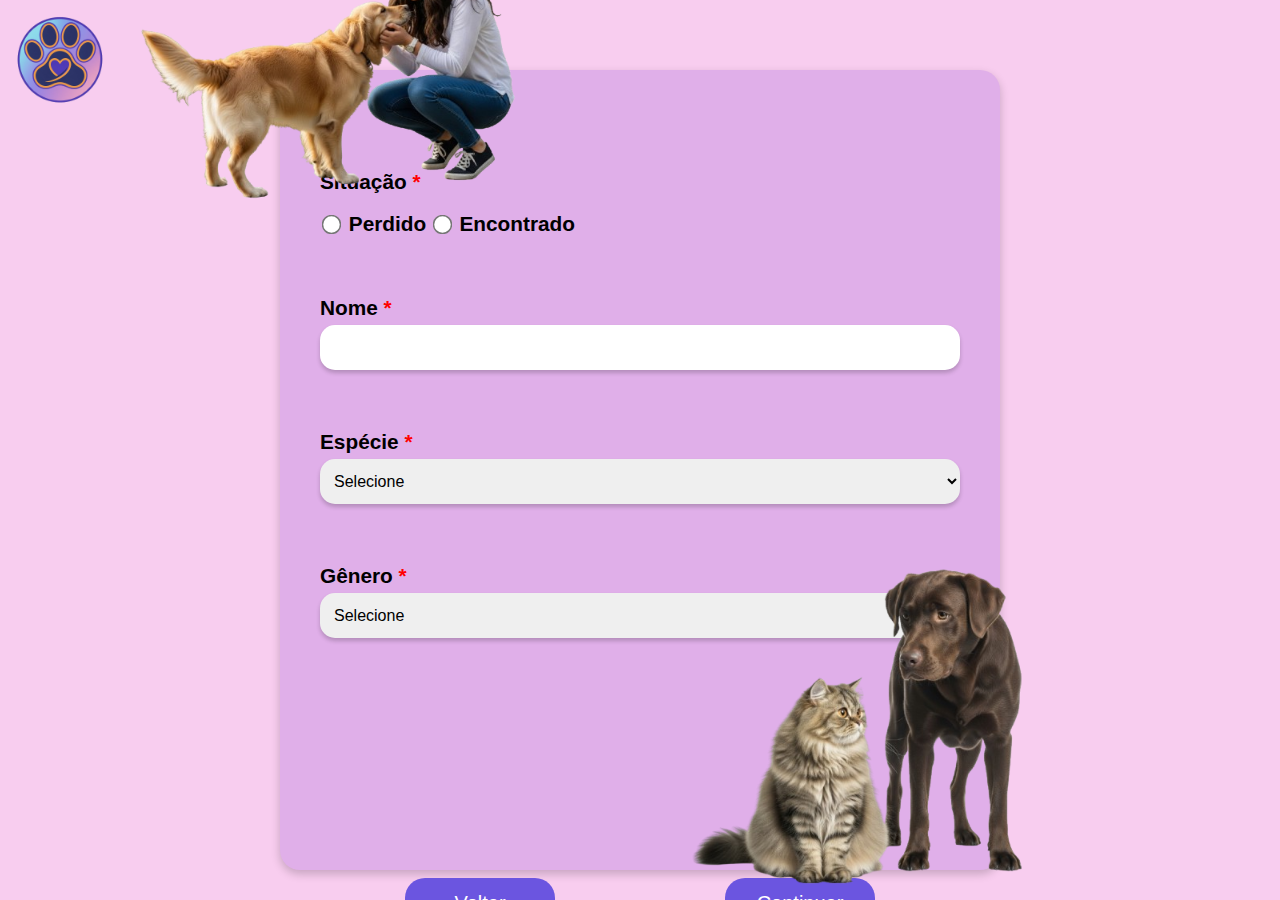
<file: cadastro.html>
<!DOCTYPE html>
<html lang="pt-BR">
<head>
  <meta charset="UTF-8">
  <meta name="viewport" content="width=device-width, initial-scale=1.0">
  <title>Cadastro de Animal</title>
  <link rel="stylesheet" href="cadastro.css">
</head>
<body>
  <div class="container">
    <img src="Images/Logo.png" alt="Logo" class="logo">
    <img src="Images/Cachorro.png" alt="Mulher com cachorro" class="img-left">
    <img src="Images/Cachorro e gato.png" alt="Gato e cachorro" class="img-right">

    <div class="form-box">
      <div class="form-group">
        <label>Situação <span style="color: red;">*</span></label><br><br>
        <label><input type="radio" name="situacao" value="perdido"> Perdido</label>
        <label><input type="radio" name="situacao" value="encontrado"> Encontrado</label>
      </div>

      <div class="form-group">
        <label for="nome">Nome <span style="color: red;">*</span></label><br>
        <input type="text" id="nome" name="nome">
      </div>

      <div class="form-group">
        <label for="especie">Espécie <span style="color: red;">*</span></label><br>
        <select id="especie" name="especie">
          <option value="">Selecione</option>
          <option value="cachorro">Cachorro</option>
          <option value="gato">Gato</option>
          <option value="passaro">Pássaro</option>
        </select>
      </div>

      <div class="form-group">
        <label for="genero">Gênero <span style="color: red;">*</span></label><br>
        <select id="genero" name="genero">
          <option value="">Selecione</option>
          <option value="macho">Macho</option>
          <option value="femea">Fêmea</option>
        </select>
      </div>

      <div class="buttons">
        <button class="btn voltar">Voltar</button>
        <button class="btn continuar">Continuar</button>
      </div>
    </div>
  </div>

  <script>
    // Validação e salvamento
    document.querySelector('.continuar').addEventListener('click', () => {
      const situacao = document.querySelector('input[name="situacao"]:checked')?.value;
      const nome = document.getElementById('nome').value.trim();
      const especie = document.getElementById('especie').value;
      const genero = document.getElementById('genero').value;

      if (!situacao || !nome || !especie || !genero) {
        alert("Por favor, preencha todos os campos obrigatórios antes de continuar.");
        return;
      }

      localStorage.setItem('situacao', situacao);
      localStorage.setItem('nome', nome);
      localStorage.setItem('especie', especie);
      localStorage.setItem('genero', genero);

      window.location.href = 'cadastro_2.html';
    });

    // Preencher campos ao voltar
    window.addEventListener('DOMContentLoaded', () => {
      const situacao = localStorage.getItem('situacao');
      if (situacao) {
        document.querySelector(`input[name="situacao"][value="${situacao}"]`).checked = true;
      }
      document.getElementById('nome').value = localStorage.getItem('nome') || '';
      document.getElementById('especie').value = localStorage.getItem('especie') || '';
      document.getElementById('genero').value = localStorage.getItem('genero') || '';
    });

    // Corrigido: botão voltar redireciona para index.html ou página inicial desejada
    document.querySelector('.voltar').addEventListener('click', () => {
      window.location.href = 'index.html'; // Altere o nome do arquivo se for outra página inicial
    });
  </script>
</body>
</html>
</file>
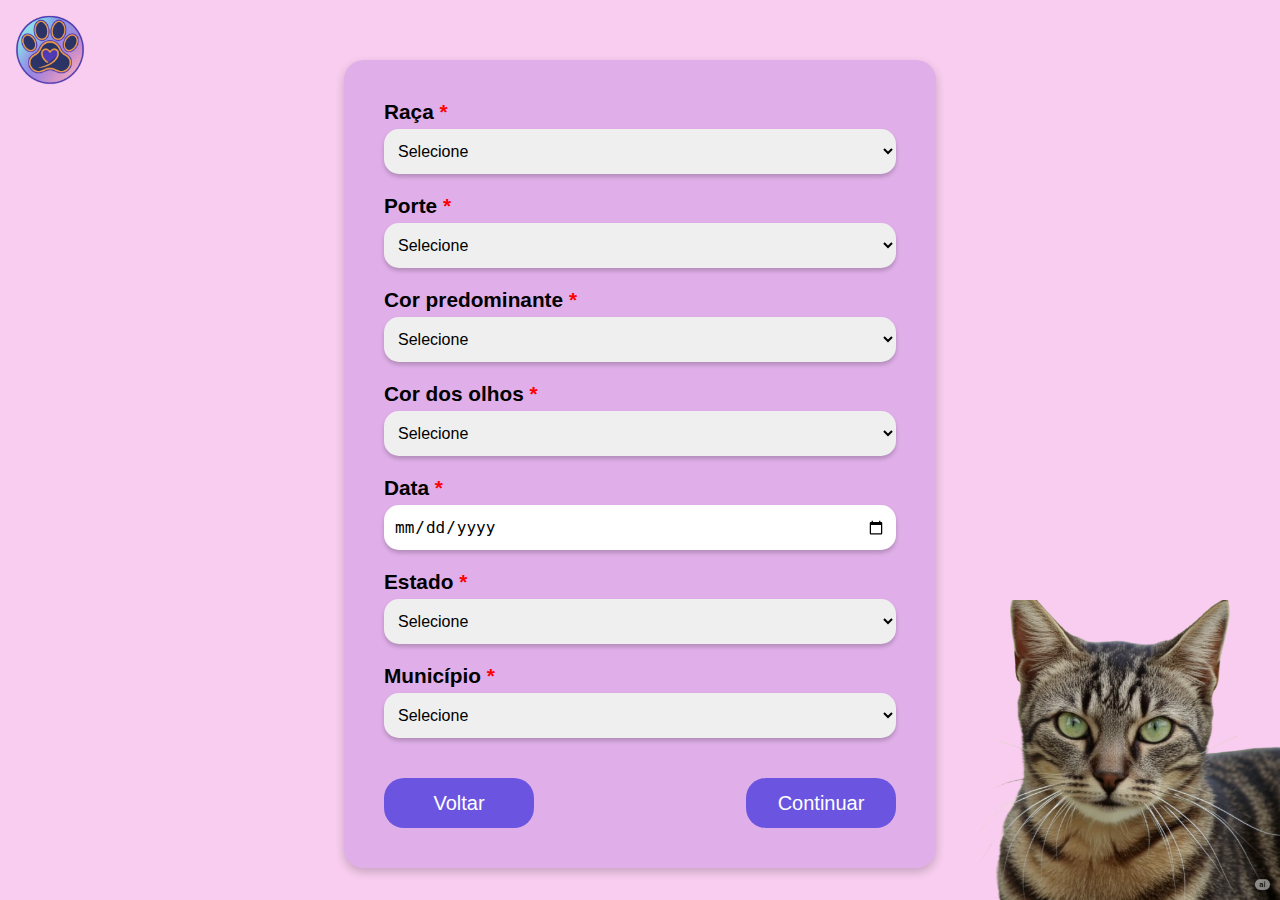
<file: cadastro_2.html>
<!DOCTYPE html>
<html lang="pt-BR">
<head>
  <meta charset="UTF-8" />
  <meta name="viewport" content="width=device-width, initial-scale=1.0"/>
  <title>Cadastro de Animal</title>
  <link rel="stylesheet" href="cadastro_2.css"/>
</head>
<body>
  <div class="container">
    <img src="Images/Logo.png" alt="Logo" class="logo"/>
    <img src="Images/Gato.png" alt="Gato" class="img-right"/>

    <div class="form-box">
      <div class="form-group">
        <label for="raca">Raça <span style="color: red;">*</span></label>
        <select id="raca" name="raca">
          <option value="">Selecione</option>
        </select>
      </div>

      <div class="form-group">
        <label for="porte">Porte <span style="color: red;">*</span></label>
        <select id="porte" name="porte">
          <option value="">Selecione</option>
          <option value="pequeno">Pequeno</option>
          <option value="medio">Médio</option>
          <option value="grande">Grande</option>
        </select>
      </div>

      <div class="form-group">
        <label for="cor">Cor predominante <span style="color: red;">*</span></label>
        <select id="cor" name="cor">
          <option value="">Selecione</option>
          <option value="preto">Preto</option>
          <option value="branco">Branco</option>
          <option value="caramelo">Caramelo</option>
          <option value="cinza">Cinza</option>
          <option value="amarelo">Amarelo</option>
          <option value="marrom">Marrom</option>
          <option value="laranja">Laranja</option>
          <option value="bege">Bege</option>
          <option value="rajado">Rajado</option>
          <option value="bicolor">Bicolor</option>
          <option value="tricolor">Tricolor</option>
          <option value="indefinido">Indefinido</option>
        </select>
      </div>

      <div class="form-group">
        <label for="olhos">Cor dos olhos <span style="color: red;">*</span></label>
        <select id="olhos" name="olhos">
          <option value="">Selecione</option>
          <option value="verde">Verde</option>
          <option value="azul">Azul</option>
          <option value="castanho">Castanho</option>
          <option value="mel">Mel</option>
          <option value="cinza">Cinza</option>
          <option value="ambar">Âmbar</option>
          <option value="heterocromia">Heterocromia</option>
          <option value="indefinido">Indefinido</option>
        </select>
      </div>

      <div class="form-group">
        <label for="data">Data <span style="color: red;">*</span></label>
        <input type="date" id="data" name="data" />
      </div>

      <div class="form-group">
        <label for="estado">Estado <span style="color: red;">*</span></label>
        <select id="estado" name="estado">
          <option value="">Selecione</option>
        </select>
      </div>

      <div class="form-group">
        <label for="municipio">Município <span style="color: red;">*</span></label>
        <select id="municipio" name="municipio">
          <option value="">Selecione</option>
        </select>
      </div>

      <div class="buttons">
        <button class="btn voltar">Voltar</button>
        <button class="btn continuar">Continuar</button>
      </div>
    </div>
  </div>

  <script>
    const estadoSelect = document.getElementById("estado");
    const municipioSelect = document.getElementById("municipio");

    // Função que carrega os municípios do estado selecionado
    function carregarMunicipios(estadoId) {
      municipioSelect.innerHTML = '<option value="">Selecione</option>';
      fetch(`https://servicodados.ibge.gov.br/api/v1/localidades/estados/${estadoId}/municipios`)
        .then(res => res.json())
        .then(municipios => {
          municipios.forEach(municipio => {
            const option = document.createElement("option");
            option.value = municipio.nome;
            option.textContent = municipio.nome;
            municipioSelect.appendChild(option);
          });

          const municipioSalvo = localStorage.getItem('municipio');
          if (municipioSalvo) {
            municipioSelect.value = municipioSalvo;
          }
        });
    }

    // Carrega estados
    fetch("https://servicodados.ibge.gov.br/api/v1/localidades/estados?orderBy=nome")
      .then(res => res.json())
      .then(estados => {
        estados.forEach(estado => {
          const option = document.createElement("option");
          option.value = estado.id;
          option.textContent = estado.nome;
          estadoSelect.appendChild(option);
        });

        const estadoSalvo = localStorage.getItem('estado');
        if (estadoSalvo) {
          estadoSelect.value = estadoSalvo;
          carregarMunicipios(estadoSalvo);
        }
      });

    // Quando o estado muda, carrega municípios
    estadoSelect.addEventListener('change', () => {
      const estadoId = estadoSelect.value;
      if (estadoId) {
        localStorage.setItem('estado', estadoId);
        carregarMunicipios(estadoId);
      }
    });

    // Popular raça
    const especie = localStorage.getItem('especie');
    const racaSelect = document.getElementById('raca');
    const racasPorEspecie = {
      cachorro: ['Vira-lata', 'Poodle', 'Labrador', 'Bulldog', 'Golden Retriever', 'Shih Tzu', 'Chihuahua', 'Pastor Alemão', 'Beagle', 'Dálmata', 'Desconhecida'],
      gato: ['Siamês', 'Persa', 'Angorá', 'Vira-lata', 'Maine Coon', 'Sphynx', 'Bengal', 'Ragdoll', 'British Shorthair', 'Abissínio', 'Desconhecida'],
      passaro: ['Canário', 'Papagaio', 'Periquito', 'Calopsita', 'Arara', 'Curió', 'Coleiro', 'Trinca-ferro', 'Jandaia', 'Tucano', 'Desconhecida']
    };

    if (especie && racasPorEspecie[especie]) {
      racasPorEspecie[especie].forEach(raca => {
        const option = document.createElement('option');
        option.value = raca.toLowerCase();
        option.textContent = raca;
        racaSelect.appendChild(option);
      });

      const racaSalva = localStorage.getItem('raca');
      if (racaSalva) racaSelect.value = racaSalva;
    }

    // Repor valores ao voltar
    ['porte', 'cor', 'olhos', 'data'].forEach(id => {
      document.getElementById(id).value = localStorage.getItem(id) || '';
    });

    document.querySelector('.voltar').addEventListener('click', () => {
      window.location.href = 'cadastro.html';
    });

    document.querySelector('.continuar').addEventListener('click', () => {
      const campos = ['raca', 'porte', 'cor', 'olhos', 'data', 'estado', 'municipio'];
      const algumVazio = campos.some(id => !document.getElementById(id).value);

      if (algumVazio) {
        alert("Todos os campos são obrigatórios. Por favor, preencha todos antes de continuar.");
        return;
      }

      campos.forEach(id => {
        localStorage.setItem(id, document.getElementById(id).value);
      });

      window.location.href = 'cadastro_3.html';
    });
  </script>
</body>
</html>
</file>
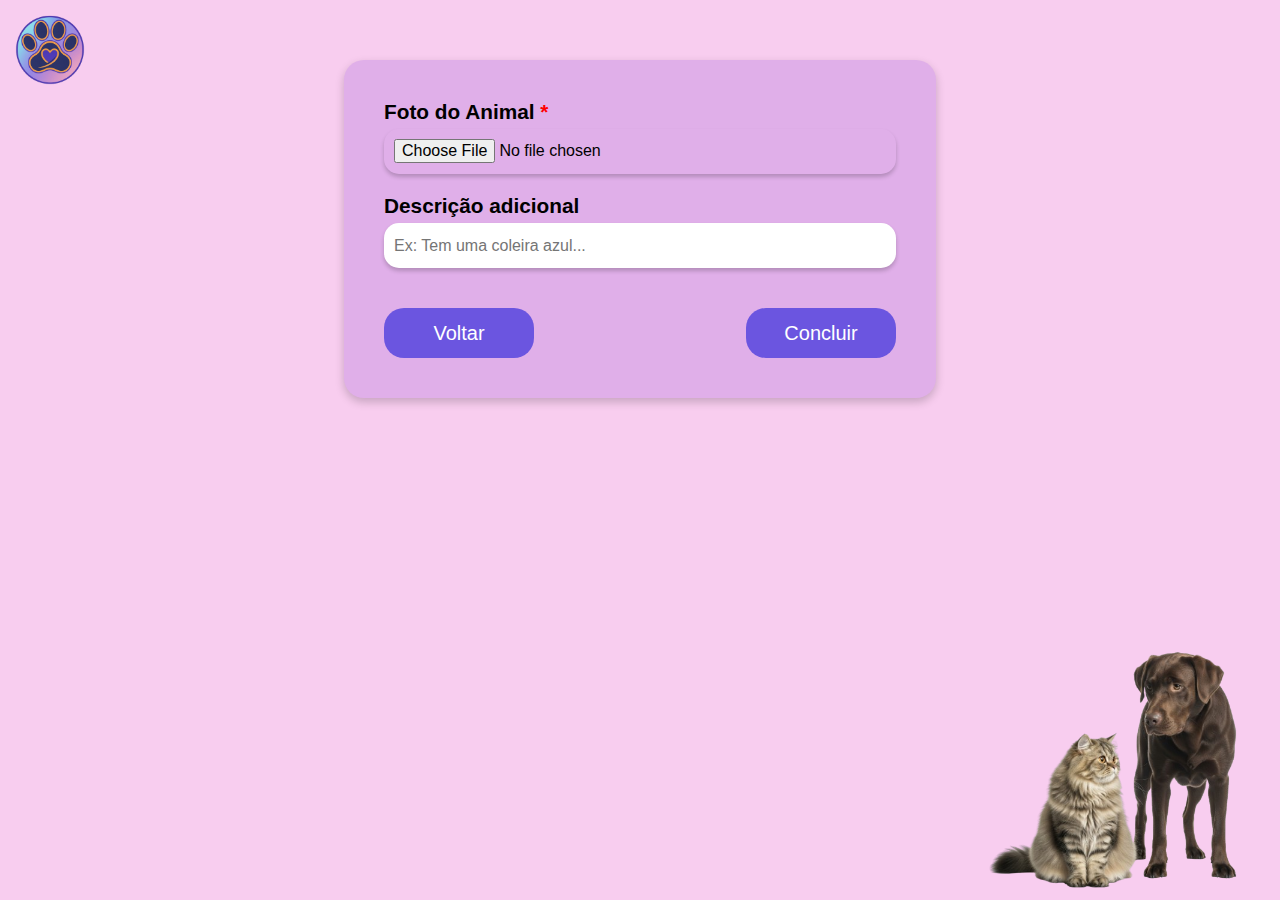
<file: cadastro_3.html>
<!DOCTYPE html>
<html lang="pt-BR">
<head>
  <meta charset="UTF-8" />
  <meta name="viewport" content="width=device-width, initial-scale=1.0"/>
  <title>Cadastro de Animal - Imagem</title>
  <link rel="stylesheet" href="cadastro_3.css" />
</head>
<body>
  <div class="container">
    <img src="Images/Logo.png" alt="Logo" class="logo" />
    <img src="Images/Cachorro e gato.png" alt="Cachorro e gato" class="img-right" />

    <div class="form-box">
      <div class="form-group">
        <label for="imagem">Foto do Animal <span style="color: red;">*</span></label>
        <input type="file" id="imagem" name="imagem" accept="image/*" />
      </div>

      <div class="form-group">
        <label for="descricao">Descrição adicional</label>
        <input type="text" id="descricao" name="descricao" placeholder="Ex: Tem uma coleira azul...">
      </div>

      <div class="buttons">
        <button class="btn voltar">Voltar</button>
        <button class="btn concluir">Concluir</button>
      </div>
    </div>
  </div>

  <script>
    document.querySelector('.voltar').addEventListener('click', () => {
      window.location.href = 'cadastro_2.html';
    });

    document.querySelector('.concluir').addEventListener('click', () => {
      const imagem = document.getElementById('imagem').files[0];

      if (!imagem) {
        alert("Por favor, selecione uma imagem antes de concluir.");
        return;
      }

      const reader = new FileReader();
      reader.onload = function () {
        localStorage.setItem('imagemAnimal', reader.result);
        localStorage.setItem('descricaoAnimal', document.getElementById('descricao').value.trim());
        // Finaliza sem alert
      };
      reader.readAsDataURL(imagem);
    });

    window.addEventListener('DOMContentLoaded', () => {
      document.getElementById('descricao').value = localStorage.getItem('descricaoAnimal') || '';
    });
  </script>
</body>
</html>
</file>
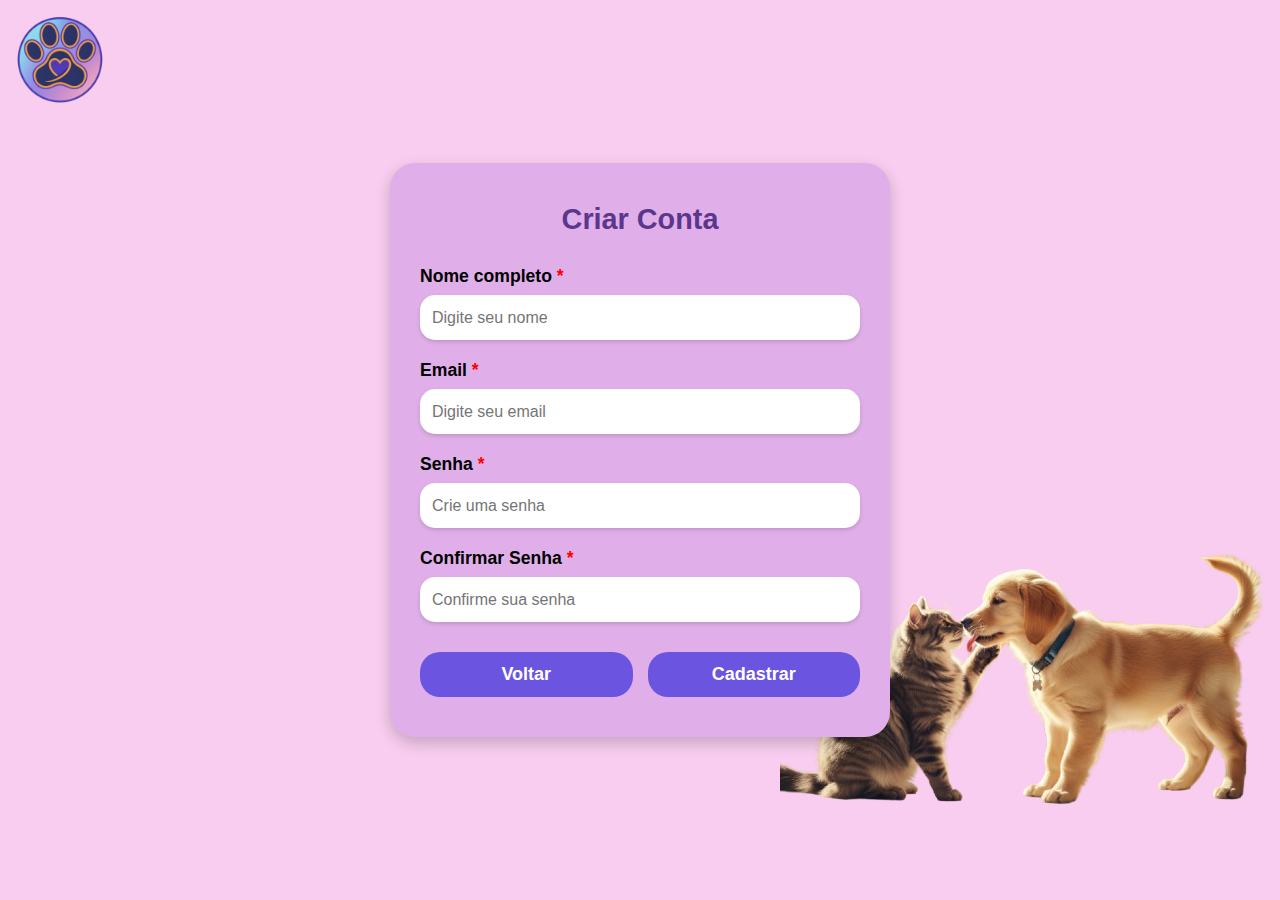
<file: cadastro_pet.html>
<!DOCTYPE html>
<html lang="pt-BR">
<head>
  <meta charset="UTF-8" />
  <meta name="viewport" content="width=device-width, initial-scale=1.0"/>
  <title>Cadastro de Usuário</title>
  <link rel="stylesheet" href="cadastro_pet.css" />
</head>
<body>
  <div class="container">
    <img src="Images/Logo.png" alt="Logo" class="logo" />
    <img src="Images/Cachorro e gato2.png" alt="Decoração" class="img-top-right" />

    <div class="form-box">
      <h2 class="form-title">Criar Conta</h2>

      <div class="form-group">
        <label for="nome">Nome completo <span class="required">*</span></label>
        <input type="text" id="nome" name="nome" placeholder="Digite seu nome">
      </div>

      <div class="form-group">
        <label for="email">Email <span class="required">*</span></label>
        <input type="email" id="email" name="email" placeholder="Digite seu email">
      </div>

      <div class="form-group">
        <label for="senha">Senha <span class="required">*</span></label>
        <input type="password" id="senha" name="senha" placeholder="Crie uma senha">
      </div>

      <div class="form-group">
        <label for="confirmar">Confirmar Senha <span class="required">*</span></label>
        <input type="password" id="confirmar" name="confirmar" placeholder="Confirme sua senha">
      </div>

      <div class="buttons">
        <button class="btn voltar" onclick="window.location.href='index.html'">Voltar</button>
        <button class="btn cadastrar">Cadastrar</button>
      </div>
    </div>
  </div>

  <script>
    document.querySelector('.cadastrar').addEventListener('click', () => {
      const nome = document.getElementById('nome').value.trim();
      const email = document.getElementById('email').value.trim();
      const senha = document.getElementById('senha').value;
      const confirmar = document.getElementById('confirmar').value;

      if (!nome || !email || !senha || !confirmar) {
        alert('Preencha todos os campos obrigatórios.');
        return;
      }

      if (senha !== confirmar) {
        alert('As senhas não coincidem.');
        return;
      }

      // Aqui você pode enviar os dados para o backend ou salvar no localStorage
      alert('Cadastro realizado com sucesso!');
      window.location.href = 'login.html';
    });
  </script>
</body>
</html>
</file>
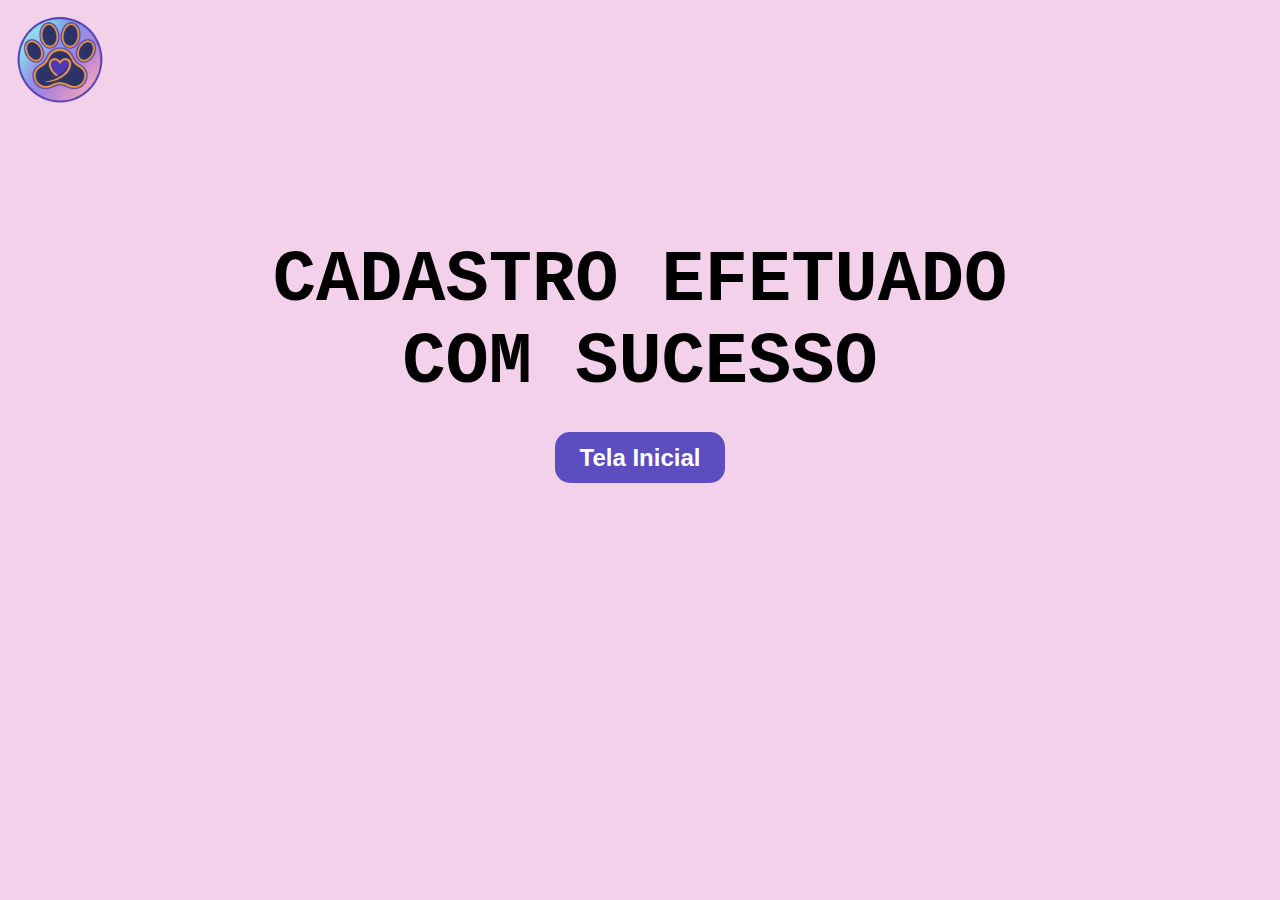
<file: templates/cadastro_concluido.html>
<!DOCTYPE html>
<html lang="pt-BR">
<head>
    <meta charset="UTF-8">
    <meta name="viewport" content="width=device-width, initial-scale=1.0">
    <title>Cadastro Sucesso</title>
    <link rel="stylesheet" href="/static/css/cadastro_concluido.css">
</head>
<body>
    <div class="container">
        <img src="/static/img//Logo.png" alt="Logo" class="logo" />
        <h1>CADASTRO EFETUADO<br>COM SUCESSO</h1>
        <a href="index.html" class="botao">Tela Inicial</a>
    </div>
</body>
</html>
</file>
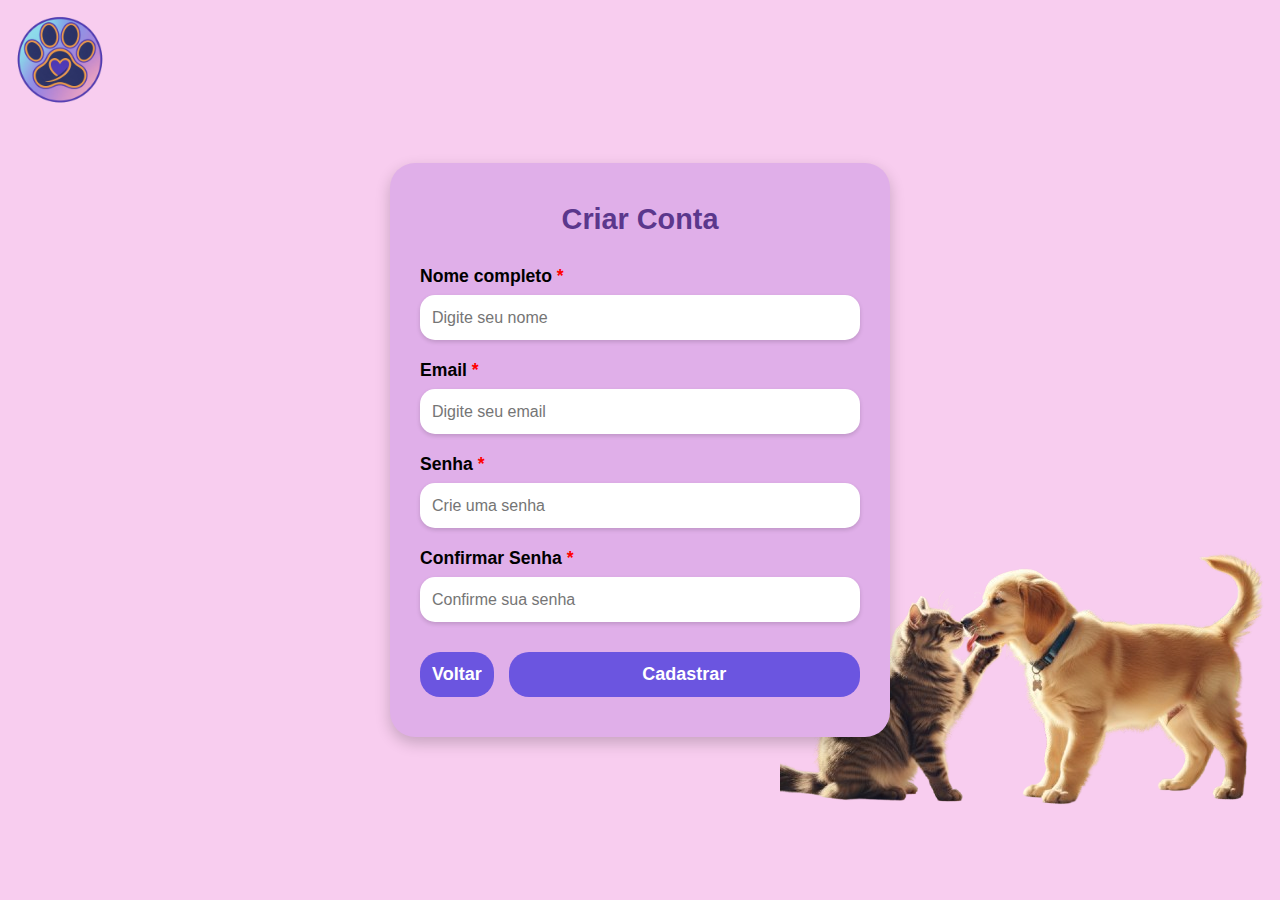
<file: templates/cadastro_usuario.html>
<!DOCTYPE html>
<html lang="pt-BR">
  <head>
    <meta charset="UTF-8" />
    <meta name="viewport" content="width=device-width, initial-scale=1.0" />
    <title>Cadastro de Usuário</title>
    <link rel="stylesheet" href="/static/css/cadastro_usuario.css" />
  </head>
  <body>
    <div class="container">
      <img src="/static/img/Logo.png" alt="Logo" class="logo" />
      <img
        src="/static/img/Cachorro e gato2.png"
        alt="Decoração"
        class="img-top-right"
      />

      <div class="form-box">
        <h2 class="form-title">Criar Conta</h2>

        <div class="form-group">
          <label for="nome"
            >Nome completo <span class="required">*</span></label
          >
          <input
            type="text"
            id="nome"
            name="nome"
            placeholder="Digite seu nome"
          />
        </div>

        <div class="form-group">
          <label for="email">Email <span class="required">*</span></label>
          <input
            type="email"
            id="email"
            name="email"
            placeholder="Digite seu email"
          />
        </div>

        <div class="form-group">
          <label for="senha">Senha <span class="required">*</span></label>
          <input
            type="password"
            id="senha"
            name="senha"
            placeholder="Crie uma senha"
          />
        </div>

        <div class="form-group">
          <label for="confirmar"
            >Confirmar Senha <span class="required">*</span></label
          >
          <input
            type="password"
            id="confirmar"
            name="confirmar"
            placeholder="Confirme sua senha"
          />
        </div>

        <div class="buttons">
          <a href="/"><button class="btn voltar">Voltar</button></a>
          <button class="btn cadastrar">Cadastrar</button>
        </div>
      </div>
    </div>

    <script>
      document.querySelector(".cadastrar").addEventListener("click", () => {
        const nome = document.getElementById("nome").value.trim();
        const email = document.getElementById("email").value.trim();
        const senha = document.getElementById("senha").value;
        const confirmar = document.getElementById("confirmar").value;

        if (!nome || !email || !senha || !confirmar) {
          alert("Preencha todos os campos obrigatórios.");
          return;
        }

        if (senha !== confirmar) {
          alert("As senhas não coincidem.");
          return;
        }

        const dados = {
          nome: nome,
          email: email,
          senha: senha,
          confirmar: confirmar
        };
      fetch('/cadastrar', {
          method: 'POST',
          headers: { 'Content-Type': 'application/json' },
          body: JSON.stringify(dados)
        })
        .then(res => res.json())
        .then(data => {
          alert(data.mensagem); // ou exibir no HTML
        })
        .catch(err => {
          alert("Erro na requisição");
        });
      });
    </script>
  </body>
</html>
</file>
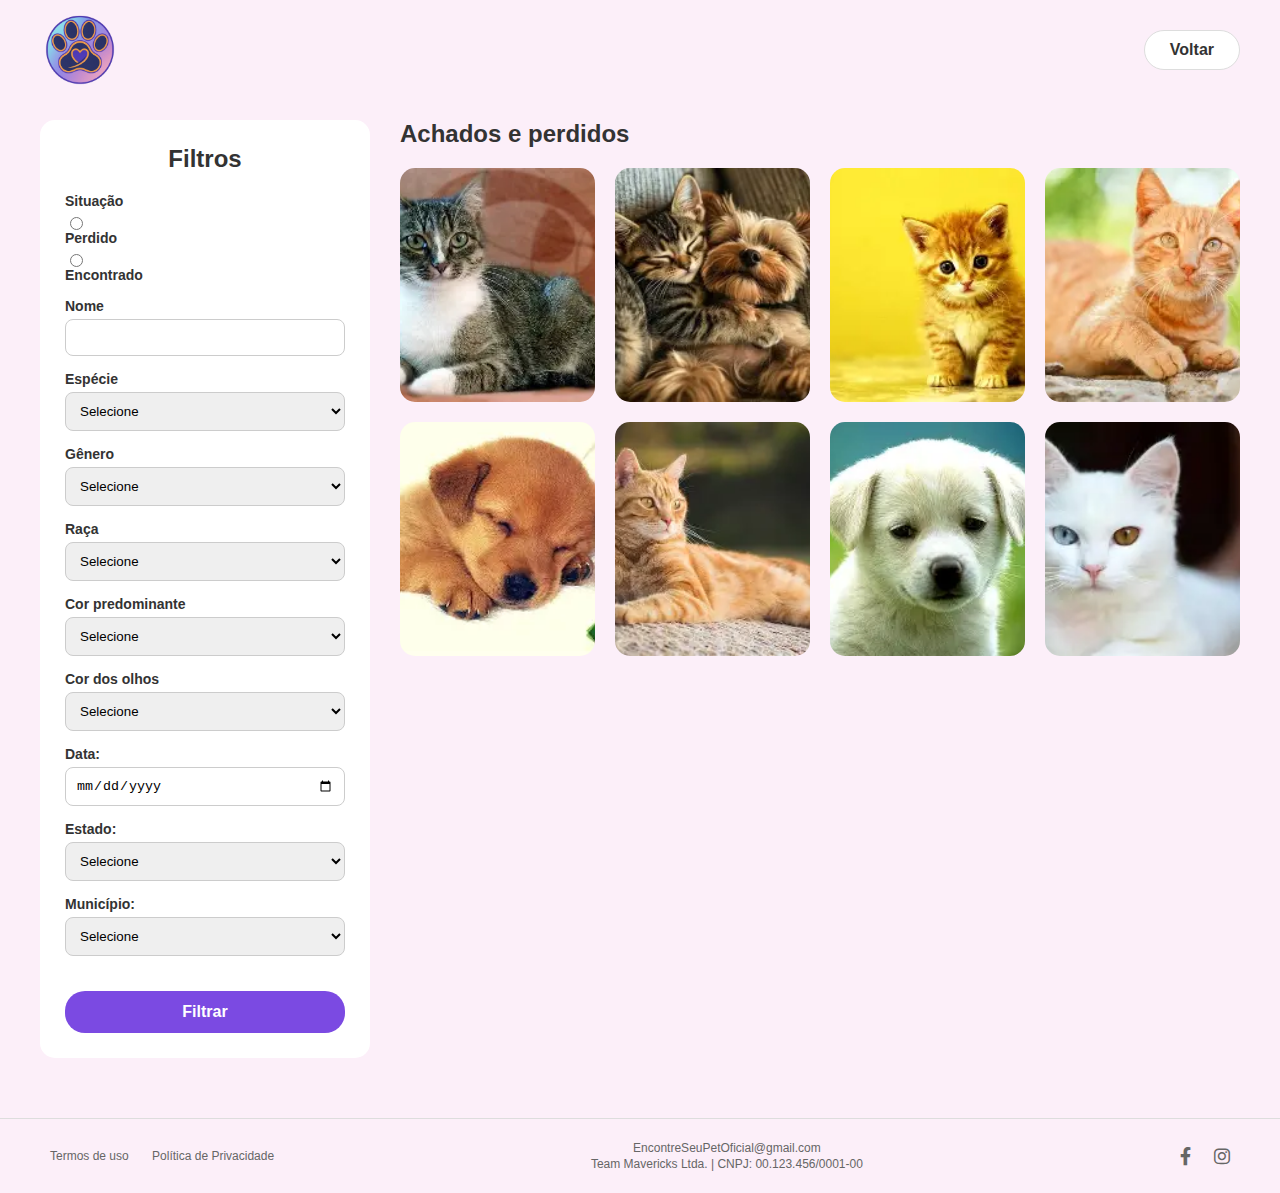
<file: templates/pesquisa.html>
<html lang="pt-BR">
  <head>
    <meta charset="UTF-8" />
    <meta name="viewport" content="width=device-width, initial-scale=1.0" />
    <title>Achados e Perdidos</title>
    <link rel="stylesheet" href="/static/css/pesquisa.css" />
    <link
      rel="stylesheet"
      href="https://cdnjs.cloudflare.com/ajax/libs/font-awesome/6.0.0-beta3/css/all.min.css"
    />
  </head>
  <body>
    <header class="main-header">
      <img src="/static/img//Logo.png" alt="Logo" class="logo" />
      <a href="/"><button class="btn-voltar">Voltar</button></a>
    </header>

    <main class="content-area">
      <aside class="filter-panel">
        <h2>Filtros</h2>
        <div class="filter-group">
          <label>Situação</label>
          <div>
            <input type="radio" id="perdido" name="situacao" value="perdido" />
            <label for="perdido">Perdido</label>
            <input
              type="radio"
              id="encontrado"
              name="situacao"
              value="encontrado"
            />
            <label for="encontrado">Encontrado</label>
          </div>
        </div>
        <div class="filter-group">
          <label for="nome">Nome</label>
          <input type="text" id="nome" />
        </div>
        <div class="filter-group">
          <label for="especie">Espécie</label>
          <select id="especie">
            <option value="">Selecione</option>
            <option value="gato">Gato</option>
            <option value="cachorro">Cachorro</option>
          </select>
        </div>
        <div class="filter-group">
          <label for="genero">Gênero</label>
          <select id="genero">
            <option value="">Selecione</option>
            <option value="macho">Macho</option>
            <option value="femea">Fêmea</option>
          </select>
        </div>
        <div class="filter-group">
          <label for="raca">Raça</label>
          <select id="raca">
            <option value="">Selecione</option>
          </select>
        </div>
        <div class="filter-group">
          <label for="cor-predominante">Cor predominante</label>
          <select id="cor-predominante">
            <option value="">Selecione</option>
          </select>
        </div>
        <div class="filter-group">
          <label for="cor-olhos">Cor dos olhos</label>
          <select id="cor-olhos">
            <option value="">Selecione</option>
          </select>
        </div>
        <div class="filter-group">
          <label for="data">Data:</label>
          <input type="date" id="data" name="data" />
        </div>
        <div class="filter-group">
          <label for="estado">Estado:</label>
          <select id="estado">
            <option value="">Selecione</option>
          </select>
        </div>
        <div class="filter-group">
          <label for="municipio">Município:</label>
          <select id="municipio">
            <option value="">Selecione</option>
          </select>
        </div>
        <button class="btn-filtrar">Filtrar</button>
      </aside>

      <section class="results-grid">
        <h2>Achados e perdidos</h2>
        <div class="grid-container">
          <div class="animal-card">
            <img src="/static/img/img_9.webp" alt="Gato Laranja" />
            <div class="card-overlay">
              <p>JONINHO</p>
              <p>GATO, MACHO</p>
              <p>SLA</p>
            </div>
          </div>
          <div class="animal-card">
            <img src="/static/img/img_4.webp" alt="Cachorro" />
            <div class="card-overlay">
              <p>JONINHO</p>
              <p>CACHORRO, MACHO</p>
              <p>SLA</p>
            </div>
          </div>
          <div class="animal-card">
            <img src="/static/img/img_13.webp" alt="Gato" />
            <div class="card-overlay">
              <p>BOLINHA</p>
              <p>GATO, FÊMEA</p>
              <p>BRANCA</p>
            </div>
          </div>
          <div class="animal-card">
            <img src="/static/img/img_12.webp" alt="Gato" />
            <div class="card-overlay">
              <p>NEGUINHO</p>
              <p>GATO, MACHO</p>
              <p>PRETO</p>
            </div>
          </div>
          <div class="animal-card">
            <img src="/static/img/img_7.webp" alt="Cachorro Marrom" />
            <div class="card-overlay">
              <p>MAX</p>
              <p>CACHORRO, MACHO</p>
              <p>MARROM</p>
            </div>
          </div>
          <div class="animal-card">
            <img src="/static/img/img_11.webp" alt="Gato Cinza" />
            <div class="card-overlay">
              <p>LUNA</p>
              <p>GATO, FÊMEA</p>
              <p>LARANJA</p>
            </div>
          </div>
          <div class="animal-card">
            <img src="/static/img/img_5.webp" alt="Cachorro Pequeno" />
            <div class="card-overlay">
              <p>BIDU</p>
              <p>CACHORRO, MACHO</p>
              <p>BRANCO E PRETO</p>
            </div>
          </div>
          <div class="animal-card">
            <img src="/static/img/img_10.webp" alt="Gato Tricolor" />
            <div class="card-overlay">
              <p>MIMI</p>
              <p>GATO, FÊMEA</p>
              <p>TRICOLOR</p>
            </div>
          </div>
        </div>
      </section>
    </main>

    <footer class="main-footer">
      <div class="footer-links">
        <a href="#">Termos de uso</a>
        <a href="#">Política de Privacidade</a>
      </div>
      <div class="footer-info">
        <p>EncontreSeuPetOficial@gmail.com</p>
        <p>Team Mavericks Ltda. | CNPJ: 00.123.456/0001-00</p>
      </div>
      <div class="footer-social">
        <a href="#"><i class="fab fa-facebook-f"></i></a>
        <a href="#"><i class="fab fa-instagram"></i></a>
      </div>
    </footer>
  </body>
</html>
</file>
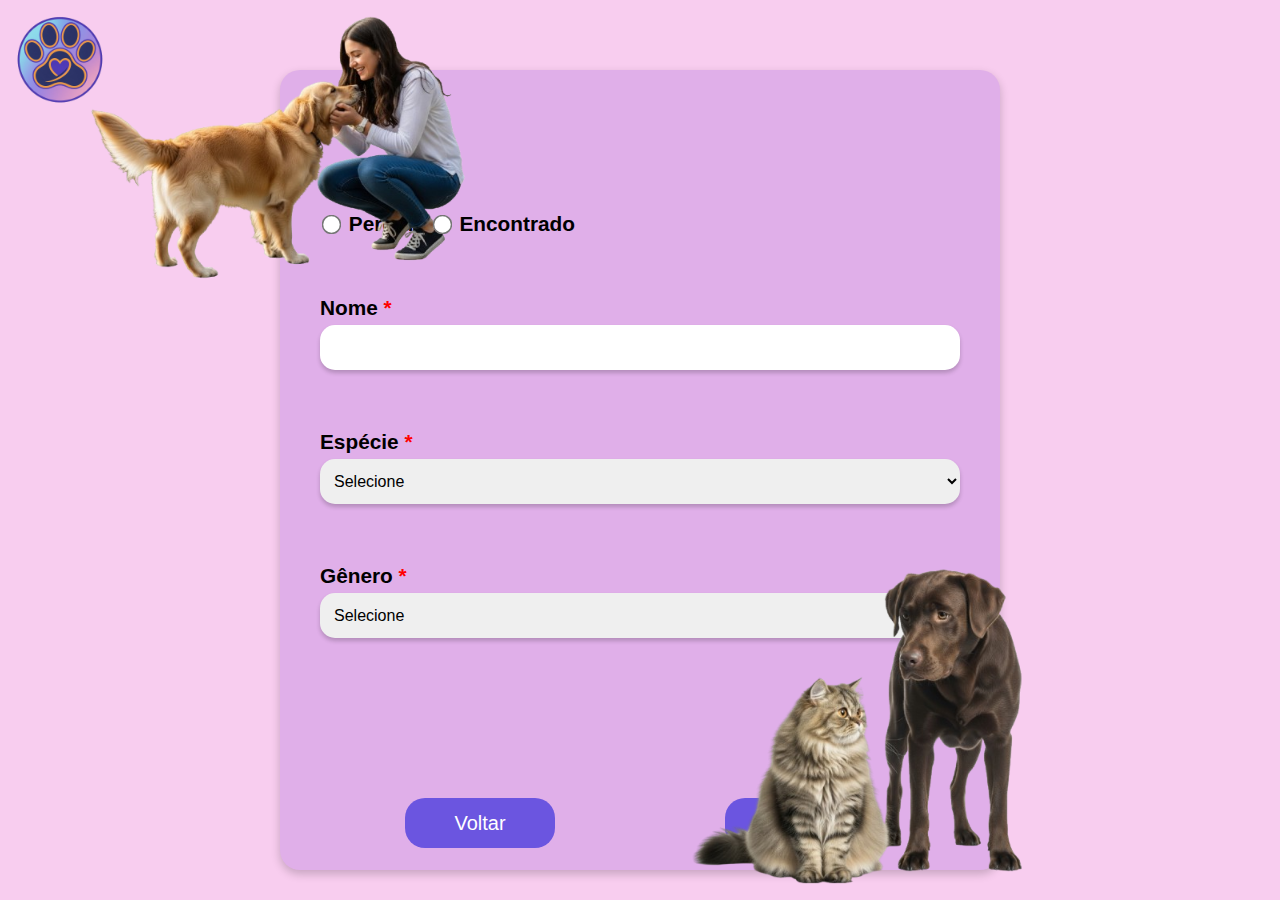
<file: templates/cadastro/cadastro.html>
<!DOCTYPE html>
<html lang="pt-BR">
  <head>
    <meta charset="UTF-8" />
    <meta name="viewport" content="width=device-width, initial-scale=1.0" />
    <title>Cadastro de Animal</title>
    <link rel="stylesheet" href="/static/css/cadastro.css" />
  </head>
  <body>
    <div class="container">
      <img src="/static/img//Logo.png" alt="Logo" class="logo" />
      <img
        src="/static/img//Cachorro.png"
        alt="Mulher com cachorro"
        class="img-left"
      />
      <img
        src="/static/img//Cachorro e gato.png"
        alt="Gato e cachorro"
        class="img-right"
      />

      <div class="form-box">
        <div class="form-group">
          <label>Situação <span style="color: red">*</span></label
          ><br /><br />
          <label
            ><input type="radio" name="situacao" value="perdido" />
            Perdido</label
          >
          <label
            ><input type="radio" name="situacao" value="encontrado" />
            Encontrado</label
          >
        </div>

        <div class="form-group">
          <label for="nome">Nome <span style="color: red">*</span></label
          ><br />
          <input type="text" id="nome" name="nome" />
        </div>

        <div class="form-group">
          <label for="especie">Espécie <span style="color: red">*</span></label
          ><br />
          <select id="especie" name="especie">
            <option value="">Selecione</option>
            <option value="cachorro">Cachorro</option>
            <option value="gato">Gato</option>
            <option value="passaro">Pássaro</option>
          </select>
        </div>

        <div class="form-group">
          <label for="genero">Gênero <span style="color: red">*</span></label
          ><br />
          <select id="genero" name="genero">
            <option value="">Selecione</option>
            <option value="macho">Macho</option>
            <option value="femea">Fêmea</option>
          </select>
        </div>

        <div class="buttons">
          <a href="/"><button class="btn voltar">Voltar</button></a>
          <a href="/anunciar/cadastro2"><button class="btn continuar">Continuar</button></a>
        </div>
      </div>
    </div>

    <script>
      // Validação e salvamento
      document.querySelector(".continuar").addEventListener("click", () => {
        const situacao = document.querySelector(
          'input[name="situacao"]:checked'
        )?.value;
        const nome = document.getElementById("nome").value.trim();
        const especie = document.getElementById("especie").value;
        const genero = document.getElementById("genero").value;

        if (!situacao || !nome || !especie || !genero) {
          alert(
            "Por favor, preencha todos os campos obrigatórios antes de continuar."
          );
          return;
        }

        localStorage.setItem("situacao", situacao);
        localStorage.setItem("nome", nome);
        localStorage.setItem("especie", especie);
        localStorage.setItem("genero", genero);

        window.location.href = "/anunciar/cadastro2";
      });

      // Preencher campos ao voltar
      window.addEventListener("DOMContentLoaded", () => {
        const situacao = localStorage.getItem("situacao");
        if (situacao) {
          document.querySelector(
            `input[name="situacao"][value="${situacao}"]`
          ).checked = true;
        }
        document.getElementById("nome").value =
          localStorage.getItem("nome") || "";
        document.getElementById("especie").value =
          localStorage.getItem("especie") || "";
        document.getElementById("genero").value =
          localStorage.getItem("genero") || "";
      });

      // Corrigido: botão voltar redireciona para index.html ou página inicial desejada
      document.querySelector(".voltar").addEventListener("click", () => {
        window.location.href = "index.html"; // Altere o nome do arquivo se for outra página inicial
      });
    </script>
  </body>
</html>
</file>
<file: cadastro.css>
body {
  margin: 0;
  font-family: Arial, sans-serif;
  background-color: #f8cdef;
}

.container {
  position: relative;
  width: 100%;
  height: 100vh;
  overflow: hidden;
}

.logo {
  position: absolute;
  top: 10px;
  left: 10px;
  width: 100px;
}

.img-left {
  position: absolute;
  bottom: 40em;
  left: 130px;
  height: 400px;
}

.img-right {
  position: absolute;
  bottom: 0;
  right: 200px;
  height: 400px;
}

.form-box {
  background-color: #e0afe9;
  height: 80%;
  width: 50%;
  margin: 70px auto;
  padding: 40px;
  border-radius: 20px;
  box-shadow: 0 4px 10px rgba(0, 0, 0, 0.2);
}

.form-group {
  margin-bottom: 20px;
  margin-top: 60px;
}

label {
  font-weight: bold;
  font-size: 1.3em;
  color: #000;
}

input[type="text"],
select {
  width: 100%;
  padding: 10px;
  height: 45px;
  margin-top: 5px;
  border-radius: 15px;
  border: none;
  box-shadow: 0 3px 4px rgba(0,0,0,0.2);
  font-size: 16px;
  box-sizing: border-box;
}


input[type="radio"] {
  margin-right: 5px;
  transform: scale(1.5, 1.5)
}

.buttons {
  display: flex;
  justify-content: space-around;
  align-items: center;
  margin-top: 15em;

}

.btn {
  background-color: #6b55e0;
  color: white;
  border: none;
  border-radius: 20px;
  padding: 10px 20px;
  font-size: 20px;
  font-style: bold;
  cursor: pointer;
  width: 150px;
  height: 50px;
}

.btn:hover {
  background-color: #5842c0;
}
</file>
<file: cadastro_2.css>
body {
  margin: 0;
  font-family: Arial, sans-serif;
  background-color: #f8cdef;
}

.container {
  position: relative;
  width: 100%;
  height: 100vh;
  overflow: hidden;
}

.logo {
  position: absolute;
  top: 10px;
  left: 10px;
  width: 80px;
}

.img-right {
  position: absolute;
  bottom: 0;
  right: 0em;
  height: 300px;
}

.form-box {
  background-color: #e0afe9;
  width: 40%;
  margin: 60px auto;
  padding: 40px;
  border-radius: 20px;
  box-shadow: 0 4px 10px rgba(0, 0, 0, 0.2);
}

.form-group {
  margin-bottom: 20px;
}

label {
  font-weight: bold;
  font-size: 1.3em;
  color: #000;
  display: block;
  margin-bottom: 5px;
}

input[type="text"],
select {
  width: 100%;
  padding: 10px;
  height: 45px;
  border-radius: 15px;
  border: none;
  box-shadow: 0 3px 4px rgba(0,0,0,0.2);
  font-size: 16px;
  box-sizing: border-box;
}

.buttons {
  display: flex;
  justify-content: space-between;
  margin-top: 40px;
}

.btn {
  background-color: #6b55e0;
  color: white;
  border: none;
  border-radius: 20px;
  padding: 10px 20px;
  font-size: 20px;
  cursor: pointer;
  width: 150px;
  height: 50px;
}

.btn:hover {
  background-color: #5842c0;
}

input[type="date"] {
  width: 100%;
  padding: 10px;
  height: 45px;
  border-radius: 15px;
  border: none;
  box-shadow: 0 3px 4px rgba(0,0,0,0.2);
  font-size: 16px;
  box-sizing: border-box;
}
</file>
<file: cadastro_3.css>
body {
  margin: 0;
  font-family: Arial, sans-serif;
  background-color: #f8cdef;
}

.container {
  position: relative;
  width: 100%;
  height: 100vh;
  overflow: hidden;
}

.logo {
  position: absolute;
  top: 10px;
  left: 10px;
  width: 80px;
}

.img-right {
  position: absolute;
  bottom: 0;
  right: 0em;
  height: 300px;
}

.form-box {
  background-color: #e0afe9;
  width: 40%;
  margin: 60px auto;
  padding: 40px;
  border-radius: 20px;
  box-shadow: 0 4px 10px rgba(0, 0, 0, 0.2);
}

.form-group {
  margin-bottom: 20px;
}

label {
  font-weight: bold;
  font-size: 1.3em;
  color: #000;
  display: block;
  margin-bottom: 5px;
}

input[type="text"],
input[type="file"],
select {
  width: 100%;
  padding: 10px;
  height: 45px;
  border-radius: 15px;
  border: none;
  box-shadow: 0 3px 4px rgba(0,0,0,0.2);
  font-size: 16px;
  box-sizing: border-box;
}

.buttons {
  display: flex;
  justify-content: space-between;
  margin-top: 40px;
}

.btn {
  background-color: #6b55e0;
  color: white;
  border: none;
  border-radius: 20px;
  padding: 10px 20px;
  font-size: 20px;
  cursor: pointer;
  width: 150px;
  height: 50px;
}

.btn:hover {
  background-color: #5842c0;
}
</file>
<file: cadastro_pet.css>
* {
  margin: 0;
  padding: 0;
  box-sizing: border-box;
  font-family: Arial, sans-serif;
}

body {
  background-color: #f8cdef;
  min-height: 100vh;
}

.container {
  position: relative;
  width: 100%;
  min-height: 100vh;
  display: flex;
  align-items: center;
  justify-content: center;
  padding: 20px;
}

.logo {
  position: absolute;
  top: 10px;
  left: 10px;
  width: 100px;
}

.img-top-right {
  position: absolute;
  bottom: 0;
  right: 0em;
  height: 500px;
}

.form-box {
  width: 100%;
  max-width: 500px;
  background-color: #e0afe9;
  padding: 40px 30px;
  border-radius: 25px;
  box-shadow: 0 6px 15px rgba(0, 0, 0, 0.2);
  z-index: 1;
}

.form-title {
  text-align: center;
  margin-bottom: 30px;
  font-size: 1.8em;
  color: #5b378c;
}

.form-group {
  margin-bottom: 20px;
}

label {
  font-weight: bold;
  font-size: 1.1em;
  color: #000;
  display: block;
  margin-bottom: 8px;
}

input[type="text"],
input[type="email"],
input[type="password"] {
  width: 100%;
  padding: 12px;
  height: 45px;
  border-radius: 15px;
  border: none;
  box-shadow: 0 2px 4px rgba(0,0,0,0.15);
  font-size: 16px;
  background-color: #fff;
}

.required {
  color: red;
}

.buttons {
  display: flex;
  gap: 15px;
  margin-top: 30px;
  justify-content: space-between;
}

.btn {
  flex: 1;
  padding: 12px;
  background-color: #6b55e0;
  color: #fff;
  border: none;
  border-radius: 20px;
  font-size: 18px;
  font-weight: bold;
  cursor: pointer;
  transition: background 0.3s ease;
}

.btn:hover {
  background-color: #5842c0;
}
</file>
<file: static/css/cadastro_concluido.css>
body {
    margin: 0;
    padding: 0;
    background-color: #f3d1ea;
    font-family: 'Arial', sans-serif;
}

.container {
    text-align: center;
    padding-top: 15%;
    position: relative;
}

.logo {
  position: absolute;
  top: 10px;
  left: 10px;
  width: 100px;
}


h1 {
    font-size: 4.5rem;
    font-weight: bold;
    color: #000;
    font-family: 'Courier New', monospace;
    margin-bottom: 40px;
}

.botao {
    background-color: #5c4dc0;
    color: white;
    text-decoration: none;
    padding: 12px 25px;
    border-radius: 15px;
    font-weight: bold;
    font-size: 1.5rem;
}
</file>
<file: static/css/cadastro_usuario.css>
* {
  margin: 0;
  padding: 0;
  box-sizing: border-box;
  font-family: Arial, sans-serif;
}

body {
  background-color: #f8cdef;
  min-height: 100vh;
}

.container {
  position: relative;
  width: 100%;
  min-height: 100vh;
  display: flex;
  align-items: center;
  justify-content: center;
  padding: 20px;
}

.logo {
  position: absolute;
  top: 10px;
  left: 10px;
  width: 100px;
}

.img-top-right {
  position: absolute;
  bottom: 0;
  right: 0em;
  height: 500px;
}

.form-box {
  width: 100%;
  max-width: 500px;
  background-color: #e0afe9;
  padding: 40px 30px;
  border-radius: 25px;
  box-shadow: 0 6px 15px rgba(0, 0, 0, 0.2);
  z-index: 1;
}

.form-title {
  text-align: center;
  margin-bottom: 30px;
  font-size: 1.8em;
  color: #5b378c;
}

.form-group {
  margin-bottom: 20px;
}

label {
  font-weight: bold;
  font-size: 1.1em;
  color: #000;
  display: block;
  margin-bottom: 8px;
}

input[type="text"],
input[type="email"],
input[type="password"] {
  width: 100%;
  padding: 12px;
  height: 45px;
  border-radius: 15px;
  border: none;
  box-shadow: 0 2px 4px rgba(0,0,0,0.15);
  font-size: 16px;
  background-color: #fff;
}

.required {
  color: red;
}

.buttons {
  display: flex;
  gap: 15px;
  margin-top: 30px;
  justify-content: space-between;
}

.btn {
  flex: 1;
  padding: 12px;
  background-color: #6b55e0;
  color: #fff;
  border: none;
  border-radius: 20px;
  font-size: 18px;
  font-weight: bold;
  cursor: pointer;
  transition: background 0.3s ease;
}

.btn:hover {
  background-color: #5842c0;
}
</file>
<file: static/css/pesquisa.css>
/* --- CONFIGURAÇÕES GERAIS --- */
body {
    margin: 0;
    font-family: Arial, sans-serif;
    background-color: #FCEFF9; /* Cor de fundo rosa/lilás claro */
    color: #333;
}

/* --- CABEÇALHO --- */
.main-header {
    display: flex;
    justify-content: space-between;
    align-items: center;
    padding: 10px 40px;
}

.logo {
    width: 80px;
    height: 80px;
}

.btn-voltar {
    background-color: #fff;
    color: #333;
    border: 1px solid #ddd;
    border-radius: 20px;
    padding: 10px 25px;
    font-size: 16px;
    cursor: pointer;
    font-weight: bold;
}

/* --- ÁREA DE CONTEÚDO PRINCIPAL (FLEXBOX) --- */
.content-area {
    display: flex;
    gap: 30px; /* Espaço entre os filtros e a grade */
    padding: 20px 40px;
}

/* --- PAINEL DE FILTROS (ESQUERDA) --- */
.filter-panel {
    background-color: #fff;
    border-radius: 15px;
    padding: 25px;
    width: 280px; /* Largura fixa */
    flex-shrink: 0; /* Impede que o painel encolha */
    height: fit-content; /* Altura se ajusta ao conteúdo */
}

.filter-panel h2 {
    margin-top: 0;
    text-align: center;
}

.filter-group {
    margin-bottom: 15px;
}

.filter-group label {
    font-weight: bold;
    font-size: 14px;
    display: block;
    margin-bottom: 5px;
}

.filter-group input[type="text"],
.filter-group input[type="date"],
.filter-group select {
    width: 100%;
    padding: 10px;
    border: 1px solid #ccc;
    border-radius: 8px;
    box-sizing: border-box;
}

.filter-group input[type="radio"] {
    margin-right: 5px;
}

.btn-filtrar {
    width: 100%;
    background-color: #7B4AE2; /* Roxo do botão */
    color: white;
    border: none;
    border-radius: 20px;
    padding: 12px;
    font-size: 16px;
    font-weight: bold;
    cursor: pointer;
    margin-top: 20px;
}

/* --- GRADE DE RESULTADOS (DIREITA) --- */
.results-grid {
    flex-grow: 1; /* Ocupa o espaço restante */
}

.results-grid h2 {
    margin-top: 0;
}

.grid-container {
    display: grid;
    /* Cria 4 colunas com tamanhos iguais */
    grid-template-columns: repeat(4, 1fr);
    gap: 20px; /* Espaço entre os cards */
}

.animal-card {
    background-color: #eee;
    border-radius: 15px;
    overflow: hidden; /* Garante que a imagem não saia das bordas */
    position: relative; /* Necessário para o overlay */
    aspect-ratio: 1 / 1.2; /* Proporção do card (largura / altura) */
    cursor: pointer;
}

.animal-card img {
    width: 100%;
    height: 100%;
    object-fit: cover; /* Cobre todo o espaço do card sem distorcer */
    transition: transform 0.3s ease;
}

.animal-card:hover img {
    transform: scale(1.05); /* Efeito de zoom no hover */
}

.card-overlay {
    position: absolute;
    bottom: 0;
    left: 0;
    width: 100%;
    background: rgba(0, 0, 0, 0.6);
    color: white;
    text-align: center;
    padding: 10px 0;
    font-weight: bold;
    opacity: 0; /* Começa invisível */
    transition: opacity 0.3s ease;
}

.animal-card:hover .card-overlay {
    opacity: 1; /* Aparece no hover */
}

.card-overlay p {
    margin: 2px 0;
    font-size: 14px;
}

/* --- RODAPÉ --- */
.main-footer {
    display: flex;
    justify-content: space-between;
    align-items: center;
    padding: 20px 40px;
    font-size: 12px;
    color: #666;
    border-top: 1px solid #ddd;
    margin-top: 40px;
}

.footer-links a, .footer-social a {
    color: #666;
    text-decoration: none;
    margin: 0 10px;
}

.footer-social a {
    font-size: 18px;
}

.footer-info {
    text-align: center;
}

.footer-info p {
    margin: 2px 0;
}

/* --- RESPONSIVIDADE PARA TELAS MENORES --- */
@media (max-width: 1024px) {
    .grid-container {
        grid-template-columns: repeat(3, 1fr); /* 3 colunas em telas médias */
    }
}

@media (max-width: 768px) {
    .content-area {
        flex-direction: column; /* Colunas uma embaixo da outra */
    }
    .filter-panel {
        width: 100%; /* Ocupa a largura total */
        box-sizing: border-box;
    }
    .grid-container {
        grid-template-columns: repeat(2, 1fr); /* 2 colunas em tablets */
    }
    .main-footer {
        flex-direction: column;
        gap: 15px;
    }
}
</file>
<file: static/css/cadastro.css>
body {
  margin: 0;
  font-family: Arial, sans-serif;
  background-color: #f8cdef;
}

.container {
  position: relative;
  width: 100%;
  height: 100vh;
  overflow: hidden;
}

.logo {
  position: absolute;
  top: 10px;
  left: 10px;
  width: 100px;
}

.img-left {
  position: absolute;
  bottom: 35em;
  left: 80px;
  height: 400px;
}

.img-right {
  position: absolute;
  bottom: 0;
  right: 200px;
  height: 400px;
}

.form-box {
  background-color: #e0afe9;
  height: 80%;
  width: 50%;
  margin: 70px auto;
  padding: 40px;
  border-radius: 20px;
  box-shadow: 0 4px 10px rgba(0, 0, 0, 0.2);
}

.form-group {
  margin-bottom: 20px;
  margin-top: 60px;
}

label {
  font-weight: bold;
  font-size: 1.3em;
  color: #000;
}

input[type="text"],
select {
  width: 100%;
  padding: 10px;
  height: 45px;
  margin-top: 5px;
  border-radius: 15px;
  border: none;
  box-shadow: 0 3px 4px rgba(0, 0, 0, 0.2);
  font-size: 16px;
  box-sizing: border-box;
}

input[type="radio"] {
  margin-right: 5px;
  transform: scale(1.5, 1.5);
}

.buttons {
  display: flex;
  justify-content: space-around;
  align-items: center;
  margin-top: 10em;
}

.btn {
  background-color: #6b55e0;
  color: white;
  border: none;
  border-radius: 20px;
  padding: 10px 20px;
  font-size: 20px;
  font-style: bold;
  cursor: pointer;
  width: 150px;
  height: 50px;
  text-decoration: none;
  text-align: center;
}

.btn:hover {
  background-color: #5842c0;
}
</file>
